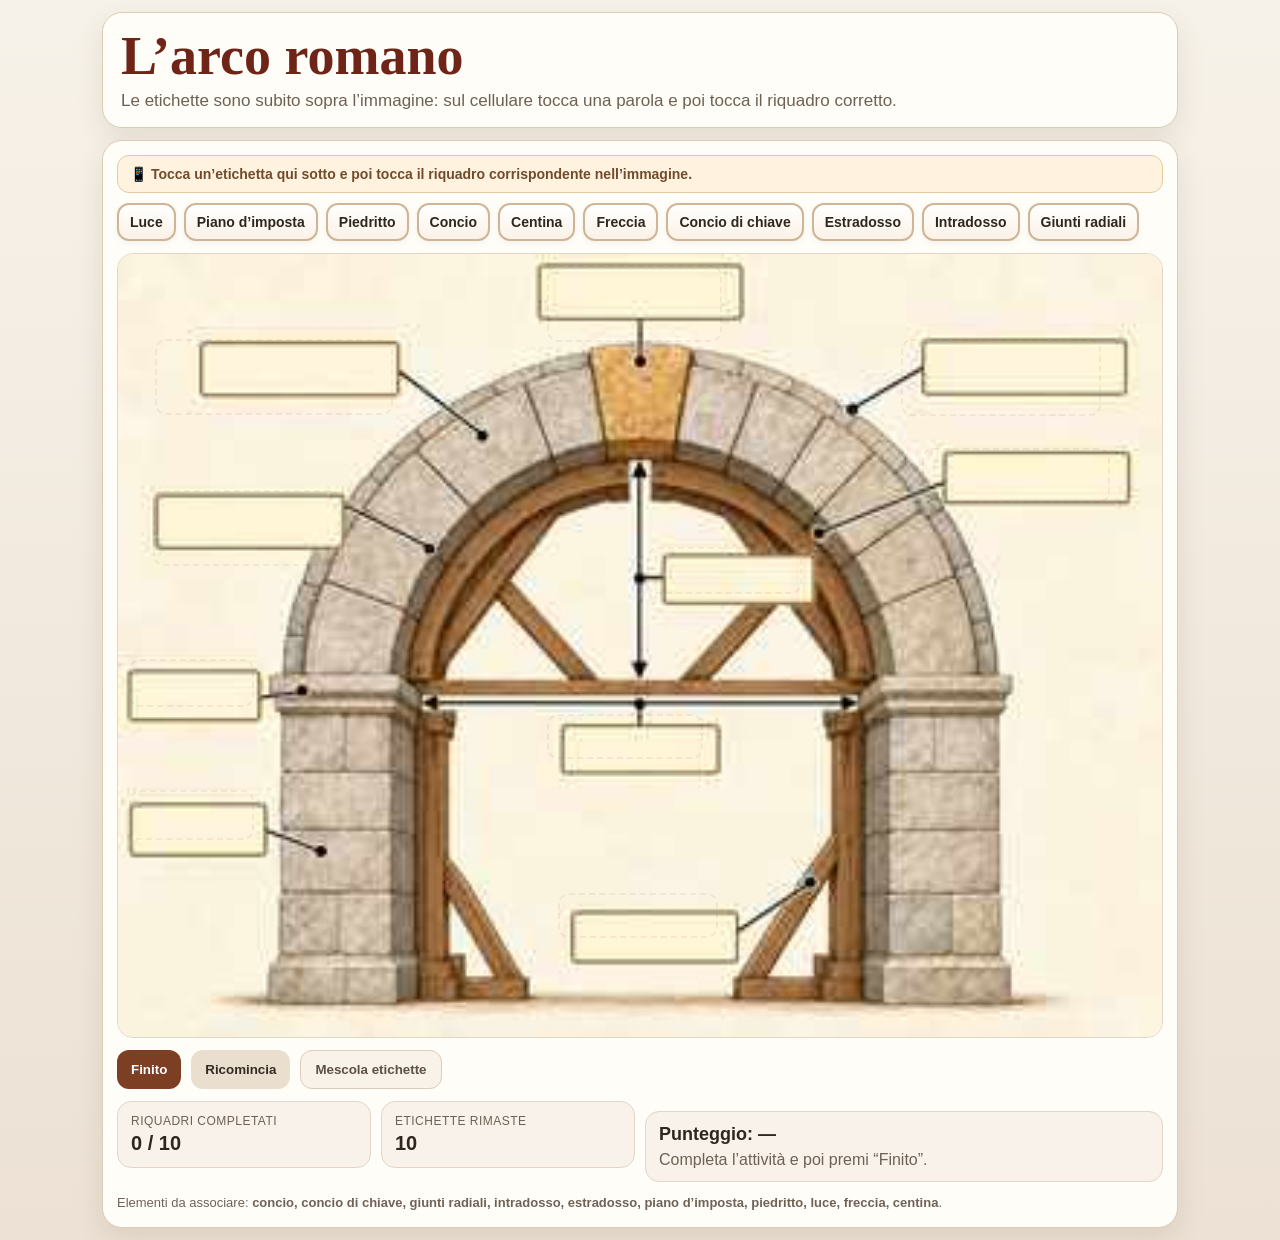
<file: arco-romano/index.html>
<!doctype html>
<html lang="it">
<head>
<meta charset="utf-8">
<meta name="viewport" content="width=device-width,initial-scale=1">
<title>Arco romano – app compatta</title>
<style>
:root {
  --bg1:#f7f2e9;
  --bg2:#ece1d4;
  --paper:#fffdf8;
  --ink:#2f261f;
  --muted:#6d6155;
  --line:#dcccb8;
  --accent:#7c3f24;
  --accent2:#b87a49;
  --ok:#2f7d32;
  --bad:#b3261e;
  --shadow:0 10px 28px rgba(70,45,20,.10);
}
* { box-sizing:border-box; }
body {
  margin:0;
  font-family:Arial, Helvetica, sans-serif;
  color:var(--ink);
  background:linear-gradient(180deg,var(--bg1),var(--bg2));
}
.app {
  max-width:1100px;
  margin:auto;
  padding:12px;
}
.header {
  background:var(--paper);
  border:1px solid var(--line);
  border-radius:20px;
  box-shadow:var(--shadow);
  padding:16px 18px;
  margin-bottom:12px;
}
.header h1 {
  margin:0;
  font-family:Georgia, "Times New Roman", serif;
  font-size:clamp(32px,5vw,54px);
  color:#6e2417;
  line-height:1;
}
.header p {
  margin:8px 0 0;
  color:var(--muted);
  font-size:clamp(14px,2vw,17px);
}
.card {
  background:var(--paper);
  border:1px solid var(--line);
  border-radius:20px;
  box-shadow:var(--shadow);
  padding:14px;
}
.topHint {
  margin:0 0 10px;
  padding:10px 12px;
  background:#fff3df;
  border:1px solid #e4c99f;
  border-radius:12px;
  color:#714b2d;
  font-weight:700;
  font-size:14px;
}
.bank {
  display:flex;
  flex-wrap:wrap;
  gap:8px;
  margin-bottom:12px;
}
.tag {
  padding:9px 11px;
  border-radius:12px;
  border:2px solid #cfb596;
  background:linear-gradient(180deg,#fff,#fbf2e7);
  font-weight:700;
  cursor:pointer;
  user-select:none;
  box-shadow:0 2px 6px rgba(0,0,0,.05);
  transition:.15s ease;
  font-size:14px;
}
.tag.selected {
  background:#fff4e6;
  border-color:var(--accent2);
  outline:3px solid rgba(184,122,73,.20);
}
.tag.dragging { opacity:.4; }
.figureWrap {
  border-radius:16px;
  overflow:hidden;
  border:1px solid #e2d5c5;
  margin-bottom:12px;
}
.figure {
  position:relative;
  aspect-ratio:1448/1086;
}
.figure img {
  width:100%;
  height:100%;
  display:block;
  object-fit:cover;
  pointer-events:none;
  user-select:none;
}
.drop {
  position:absolute;
  display:flex;
  align-items:center;
  justify-content:center;
  text-align:center;
  padding:4px 6px;
  border-radius:11px;
  font-weight:700;
  font-size:clamp(9px,1.05vw,15px);
  line-height:1.12;
  color:#3a2d24;
  cursor:pointer;
  transition:.15s ease;
  background:transparent;
}
.drop::after {
  content:"";
  position:absolute;
  inset:0;
  border-radius:11px;
  border:2px dashed rgba(124,63,36,.08);
  pointer-events:none;
}
.drop.hover {
  outline:3px solid rgba(184,122,73,.26);
}
.drop.filled {
  background:rgba(255,250,242,.95);
  box-shadow:0 2px 8px rgba(0,0,0,.07);
}
.drop.correct {
  background:rgba(228,244,229,.96);
  outline:3px solid rgba(47,125,50,.22);
}
.controls {
  display:flex;
  flex-wrap:wrap;
  gap:10px;
  margin:10px 0 12px;
}
button {
  border:0;
  border-radius:12px;
  padding:11px 14px;
  font-weight:700;
  cursor:pointer;
  transition:.15s ease;
}
.primary { background:var(--accent); color:#fff; }
.secondary { background:#eadfce; color:#332a23; }
.ghost { background:#f8f2e8; color:#5d5044; border:1px solid #ddccb9; }
.stats {
  display:grid;
  grid-template-columns:1fr 1fr;
  gap:10px;
}
.stat, .feedback {
  background:#f8f2ea;
  border:1px solid #e2d5c6;
  border-radius:14px;
  padding:12px 13px;
}
.stat .k {
  font-size:12px;
  text-transform:uppercase;
  color:var(--muted);
  letter-spacing:.04em;
}
.stat .v {
  margin-top:4px;
  font-size:20px;
  font-weight:700;
}
.feedback {
  margin-top:10px;
}
.feedback strong { font-size:18px; }
.feedback p {
  margin:6px 0 0;
  color:var(--muted);
}
.legend {
  margin-top:12px;
  font-size:13px;
  color:#6f6357;
  line-height:1.45;
}
.toast {
  position:fixed;
  left:50%;
  bottom:18px;
  transform:translateX(-50%);
  background:#2e2822;
  color:#fff;
  padding:10px 14px;
  border-radius:999px;
  font-size:14px;
  opacity:0;
  pointer-events:none;
  transition:.2s ease;
  z-index:30;
}
.toast.show { opacity:1; }

@media (min-width: 900px) {
  .bottomGrid {
    display:grid;
    grid-template-columns:1fr 1fr;
    gap:10px;
    align-items:start;
  }
}
@media (max-width: 700px) {
  .app { padding:8px; }
  .card { padding:10px; }
  .controls button { flex:1 1 calc(50% - 10px); }
  .stats { grid-template-columns:1fr; }
}
</style>
</head>
<body>
<div class="app">
  <header class="header">
    <h1>L’arco romano</h1>
    <p>Le etichette sono subito sopra l’immagine: sul cellulare tocca una parola e poi tocca il riquadro corretto.</p>
  </header>

  <section class="card">
    <div class="topHint">📱 Tocca un’etichetta qui sotto e poi tocca il riquadro corrispondente nell’immagine.</div>

    <div id="bank" class="bank"></div>

    <div class="figureWrap">
      <div class="figure">
        <img src="arco.jpg" alt="Diagramma tecnico dell'arco romano">

        <div class="drop" data-answer="Concio di chiave" style="left:41.1%;top:1.4%;width:16.8%;height:9.8%"></div>
        <div class="drop" data-answer="Concio" style="left:3.5%;top:10.8%;width:22.8%;height:9.7%"></div>
        <div class="drop" data-answer="Estradosso" style="left:75.0%;top:10.8%;width:19.2%;height:9.9%"></div>
        <div class="drop" data-answer="Giunti radiali" style="left:3.4%;top:30.1%;width:17.9%;height:9.7%"></div>
        <div class="drop" data-answer="Intradosso" style="left:77.0%;top:24.8%;width:18.0%;height:7.0%"></div>
        <div class="drop" data-answer="Freccia" style="left:50.7%;top:37.4%;width:14.8%;height:6.0%"></div>
        <div class="drop" data-answer="Piano d’imposta" style="left:1.1%;top:51.7%;width:11.9%;height:6.2%"></div>
        <div class="drop" data-answer="Luce" style="left:41.1%;top:58.7%;width:14.9%;height:5.8%"></div>
        <div class="drop" data-answer="Piedritto" style="left:1.1%;top:68.5%;width:11.9%;height:6.3%"></div>
        <div class="drop" data-answer="Centina" style="left:42.1%;top:81.6%;width:15.4%;height:5.8%"></div>
      </div>
    </div>

    <div class="controls">
      <button id="check" class="primary">Finito</button>
      <button id="reset" class="secondary">Ricomincia</button>
      <button id="shuffle" class="ghost">Mescola etichette</button>
    </div>

    <div class="bottomGrid">
      <div class="stats">
        <div class="stat">
          <div class="k">Riquadri completati</div>
          <div class="v" id="filledCount">0 / 10</div>
        </div>
        <div class="stat">
          <div class="k">Etichette rimaste</div>
          <div class="v" id="remainingCount">10</div>
        </div>
      </div>

      <div class="feedback">
        <strong id="score">Punteggio: —</strong>
        <p id="message">Completa l’attività e poi premi “Finito”.</p>
      </div>
    </div>

    <div class="legend">
      Elementi da associare: <strong>concio, concio di chiave, giunti radiali, intradosso, estradosso, piano d’imposta, piedritto, luce, freccia, centina</strong>.
    </div>
  </section>
</div>

<div class="toast" id="toast"></div>

<script>
const labels = [
  "Concio",
  "Concio di chiave",
  "Giunti radiali",
  "Intradosso",
  "Estradosso",
  "Piano d’imposta",
  "Piedritto",
  "Luce",
  "Freccia",
  "Centina"
];

const bank = document.getElementById("bank");
const drops = [...document.querySelectorAll(".drop")];
const scoreEl = document.getElementById("score");
const messageEl = document.getElementById("message");
const filledCountEl = document.getElementById("filledCount");
const remainingCountEl = document.getElementById("remainingCount");
const toast = document.getElementById("toast");
let selected = null;

function showToast(text) {
  toast.textContent = text;
  toast.classList.add("show");
  clearTimeout(showToast._t);
  showToast._t = setTimeout(() => toast.classList.remove("show"), 1300);
}

function shuffle(arr) {
  return [...arr].sort(() => Math.random() - 0.5);
}

function updateCounters() {
  const filled = drops.filter(d => d.dataset.placed).length;
  const remaining = bank.querySelectorAll(".tag").length;
  filledCountEl.textContent = `${filled} / ${drops.length}`;
  remainingCountEl.textContent = `${remaining}`;
}

function createTag(text) {
  const el = document.createElement("div");
  el.className = "tag";
  el.textContent = text;
  el.dataset.value = text;
  el.draggable = true;

  el.addEventListener("dragstart", e => {
    e.dataTransfer.setData("text/plain", text);
    el.classList.add("dragging");
  });
  el.addEventListener("dragend", () => el.classList.remove("dragging"));

  el.addEventListener("click", () => {
    document.querySelectorAll(".tag").forEach(t => t.classList.remove("selected"));
    if (selected === el) {
      selected = null;
      return;
    }
    selected = el;
    el.classList.add("selected");
    showToast("Ora tocca un riquadro");
  });

  return el;
}

function fillBank(items = labels) {
  bank.innerHTML = "";
  shuffle(items).forEach(item => bank.appendChild(createTag(item)));
  updateCounters();
}

function returnToBank(value) {
  const alreadyInBank = [...bank.querySelectorAll(".tag")].some(tag => tag.dataset.value === value);
  if (!alreadyInBank) {
    bank.appendChild(createTag(value));
  }
  updateCounters();
}

function clearDrop(drop, restore = true) {
  const prev = drop.dataset.placed || "";
  if (prev && restore) returnToBank(prev);
  drop.dataset.placed = "";
  drop.textContent = "";
  drop.classList.remove("filled","correct","hover");
}

function removeLabelFromOtherDrop(value, exceptDrop=null) {
  drops.forEach(d => {
    if (d !== exceptDrop && d.dataset.placed === value) {
      d.dataset.placed = "";
      d.textContent = "";
      d.classList.remove("filled","correct","hover");
    }
  });
}

function place(drop, value) {
  if (!value) return;

  removeLabelFromOtherDrop(value, drop);

  if (drop.dataset.placed) {
    returnToBank(drop.dataset.placed);
  }

  const candidate = [...bank.querySelectorAll(".tag")].find(tag => tag.dataset.value === value);
  if (candidate) candidate.remove();

  drop.dataset.placed = value;
  drop.textContent = value;
  drop.classList.add("filled");
  drop.classList.remove("correct");

  if (selected) {
    selected.classList.remove("selected");
    selected = null;
  }

  messageEl.style.color = "var(--muted)";
  messageEl.style.fontWeight = "400";
  messageEl.style.fontSize = "";
  updateCounters();
}

drops.forEach(drop => {
  drop.addEventListener("dragover", e => e.preventDefault());
  drop.addEventListener("dragenter", () => drop.classList.add("hover"));
  drop.addEventListener("dragleave", () => drop.classList.remove("hover"));
  drop.addEventListener("drop", e => {
    e.preventDefault();
    drop.classList.remove("hover");
    place(drop, e.dataTransfer.getData("text/plain"));
  });

  drop.addEventListener("click", () => {
    if (selected) {
      place(drop, selected.dataset.value);
    } else if (drop.dataset.placed) {
      clearDrop(drop, true);
      updateCounters();
    }
  });
});

document.getElementById("check").addEventListener("click", () => {
  let correct = 0;
  const wrongValues = [];

  drops.forEach(drop => {
    drop.classList.remove("correct");
    const placed = drop.dataset.placed || "";

    if (placed && placed === drop.dataset.answer) {
      correct++;
      drop.classList.add("correct");
    } else if (placed) {
      wrongValues.push(placed);
      drop.dataset.placed = "";
      drop.textContent = "";
      drop.classList.remove("filled","hover");
    }
  });

  wrongValues.forEach(value => {
    const alreadyInBank = [...bank.querySelectorAll(".tag")].some(tag => tag.dataset.value === value);
    const alreadyPlaced = drops.some(drop => drop.dataset.placed === value);
    if (!alreadyInBank && !alreadyPlaced) {
      bank.appendChild(createTag(value));
    }
  });

  updateCounters();
  scoreEl.textContent = `Punteggio: ${correct} / ${drops.length}`;

  if (correct === drops.length) {
    messageEl.textContent = "PERFETTO!";
    messageEl.style.color = "var(--ok)";
    messageEl.style.fontWeight = "800";
    messageEl.style.fontSize = "26px";
  } else {
    messageEl.textContent = `Corrette: ${correct}. Le risposte sbagliate sono state tolte: riprova.`;
    messageEl.style.color = "var(--muted)";
    messageEl.style.fontWeight = "400";
    messageEl.style.fontSize = "";
  }
});

document.getElementById("reset").addEventListener("click", () => {
  drops.forEach(drop => {
    drop.dataset.placed = "";
    drop.textContent = "";
    drop.classList.remove("filled","correct","hover");
  });
  selected = null;
  fillBank();
  scoreEl.textContent = "Punteggio: —";
  messageEl.textContent = "Completa l’attività e poi premi “Finito”.";
  messageEl.style.color = "var(--muted)";
  messageEl.style.fontWeight = "400";
  messageEl.style.fontSize = "";
});

document.getElementById("shuffle").addEventListener("click", () => {
  const current = [...bank.querySelectorAll(".tag")].map(t => t.dataset.value);
  fillBank(current);
});

fillBank();
</script>
</body>
</html>
</file>
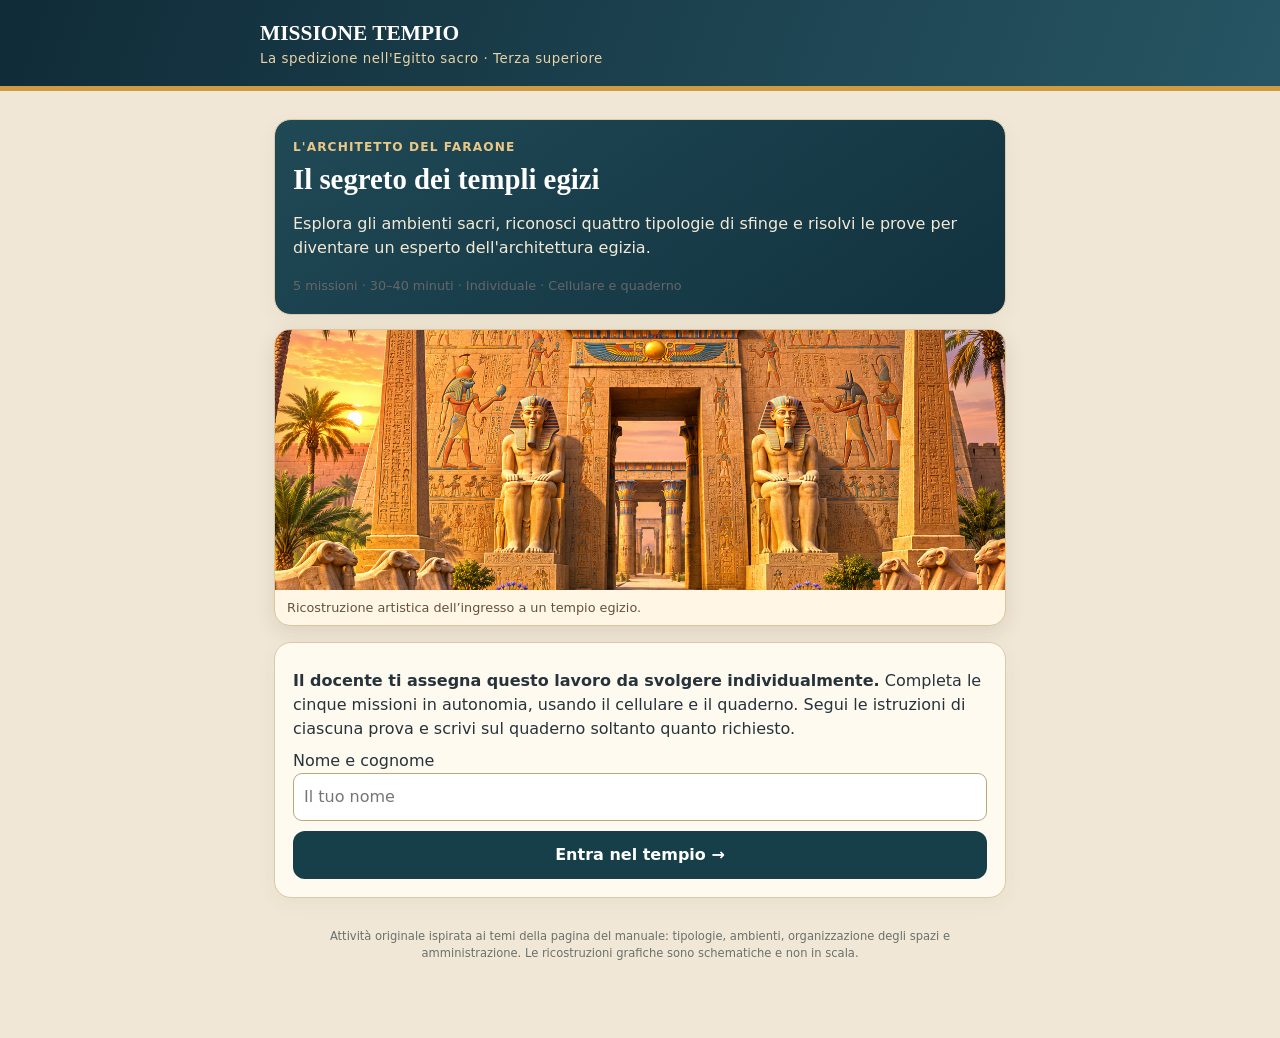
<file: missione-tempio/index.html>
<!doctype html><html lang="it"><head><meta charset="utf-8"><meta name="viewport" content="width=device-width,initial-scale=1"><title>Missione Tempio Egizio</title><style>body{font:17px/1.5 system-ui;background:#f6ead0;color:#283842;text-align:center;margin:0;padding:15vh 20px}h1{font-family:Georgia,serif}p{max-width:450px;margin:15px auto}button{font:inherit;padding:12px 18px;border:0;border-radius:8px;background:#164155;color:white}</style></head><body><h1>Missione Tempio Egizio</h1><p id="status">Caricamento delle cinque missioni…</p><script>(async()=>{try{const files=Array.from({length:25},(_,i)=>'parte-'+String(i).padStart(2,'0')+'.txt');const parts=await Promise.all(files.map(async(f)=>{const r=await fetch(f);if(!r.ok)throw Error('File '+f+' non disponibile');return await r.text()}));const html=parts.join('');if(!html.includes('</html>')||!html.includes('sphinxImages'))throw Error('Dati del gioco incompleti');document.open();document.write(html);document.close()}catch(err){document.getElementById('status').textContent='Impossibile caricare il gioco: '+err.message+'. Ricarica questa pagina.'}})();</script></body></html>
</file>
